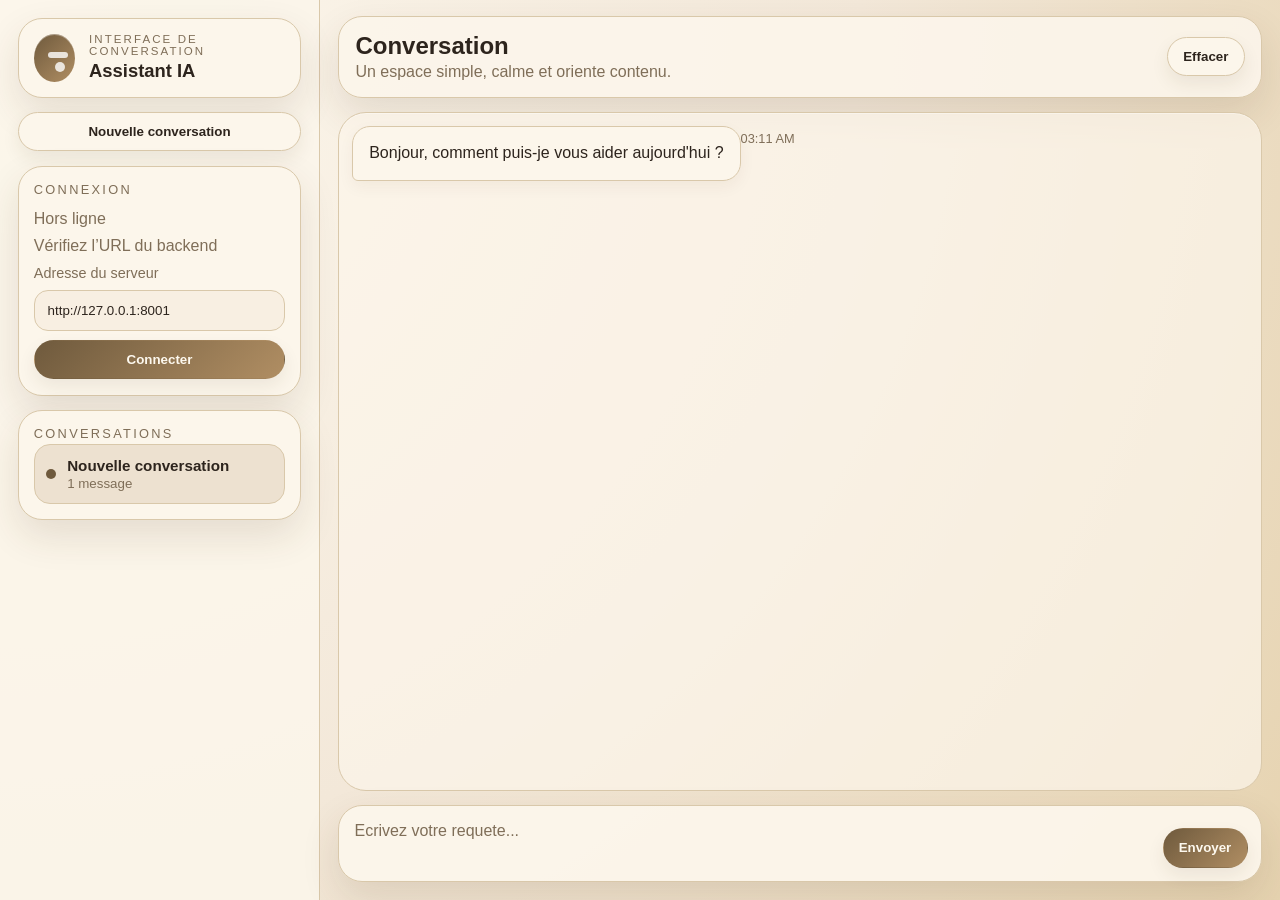
<file: rendu/devweb/webapp/index.html>
<!doctype html>
<html lang="fr">
  <head>
    <meta charset="UTF-8" />
    <meta name="viewport" content="width=device-width, initial-scale=1.0" />
    <title>Assistant IA - Interface</title>
    <link rel="stylesheet" href="styles.css" />
  </head>
  <body>
    <div class="app-shell">
      <aside class="sidebar">
        <div class="brand-block">
          <div class="brand-mark" aria-hidden="true"></div>
          <div>
            <p class="eyebrow">Interface de conversation</p>
            <h1>Assistant IA</h1>
          </div>
        </div>

        <button id="new-chat" class="ghost-btn" type="button">Nouvelle conversation</button>

        <section class="panel status-card">
          <div class="panel-title">Connexion</div>
          <p id="server-status">Verification...</p>
          <p id="server-model">Mode de secours</p>
          <label class="config-label" for="backend-url">Adresse du serveur</label>
          <input id="backend-url" type="text" value="http://127.0.0.1:8001" />
          <button id="connect-backend" type="button">Connecter</button>
        </section>

        <section class="panel history-block">
          <div class="section-title">Conversations</div>
          <ul id="history-list" class="history-list"></ul>
        </section>
      </aside>

      <main class="chat-panel">
        <header class="chat-header">
          <div>
            <h2>Conversation</h2>
            <p>Un espace simple, calme et oriente contenu.</p>
          </div>
          <button id="clear-chat" class="ghost-btn" type="button">Effacer</button>
        </header>

        <section id="messages" class="messages">
          <div id="thread" class="thread"></div>
        </section>

        <form id="chat-form" class="composer">
          <textarea id="message-input" placeholder="Ecrivez votre requete..." rows="1"></textarea>
          <button type="submit">Envoyer</button>
        </form>
      </main>
    </div>

    <script type="module" src="app.js"></script>
  </body>
</html>
</file>
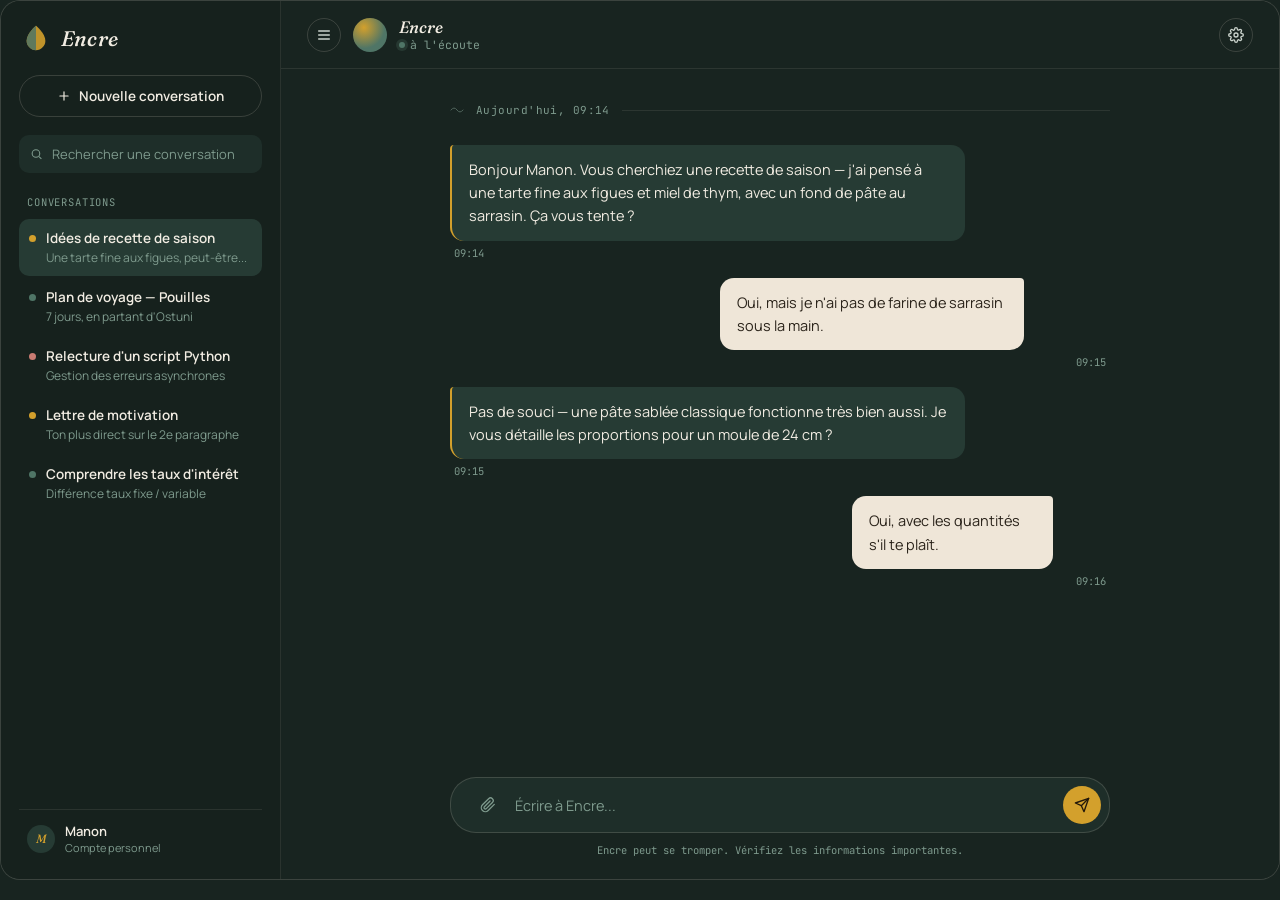
<file: rendu/devweb/webapp/assets/uix_design.html>
<!DOCTYPE html>
<html lang="fr">
<head>
<meta charset="UTF-8">
<meta name="viewport" content="width=device-width, initial-scale=1.0">
<title>Encre — interface de chat IA</title>
<link rel="preconnect" href="https://fonts.googleapis.com">
<link rel="preconnect" href="https://fonts.gstatic.com" crossorigin>
<link href="https://fonts.googleapis.com/css2?family=Fraunces:ital,wght@0,300;0,400;0,500;0,600;1,400;1,500&family=Manrope:wght@400;500;600;700;800&family=JetBrains+Mono:wght@400;500&display=swap" rel="stylesheet">
<style>
  :root{
    --bg: #182420;
    --sidebar: #16211D;
    --surface-1: #1E2E29;
    --surface-2: #263B34;
    --paper: #EFE6D8;
    --paper-dim: #E4D9C6;
    --ink: #F1ECE2;
    --ink-soft: #C9D2CB;
    --muted: #7E9A8D;
    --line: rgba(239,230,216,0.09);
    --line-strong: rgba(239,230,216,0.16);
    --gold: #D3A02C;
    --gold-soft: rgba(211,160,44,0.16);
    --pine: #4F7566;
    --rose: #C97B72;
    --font-display: 'Fraunces', Georgia, serif;
    --font-body: 'Manrope', -apple-system, sans-serif;
    --font-mono: 'JetBrains Mono', monospace;
    --radius-lg: 22px;
    --radius-md: 14px;
    --ease: cubic-bezier(0.22, 1, 0.36, 1);
  }
  *{ box-sizing:border-box; }
  html,body{ margin:0; padding:0; }
  body{
    background: var(--bg);
    color: var(--ink);
    font-family: var(--font-body);
    -webkit-font-smoothing: antialiased;
  }
  ::selection{ background: var(--gold-soft); color: var(--ink); }
  a{ color: inherit; }

  .app{
    display:flex;
    width:100%;
    height:100vh;
    max-height:880px;
    min-height:560px;
    overflow:hidden;
    border-radius: 20px;
    border:1px solid var(--line-strong);
    background: var(--bg);
  }

  /* ---------- SIDEBAR ---------- */
  .sidebar{
    width:280px;
    flex-shrink:0;
    background: var(--sidebar);
    border-right:1px solid var(--line);
    display:flex;
    flex-direction:column;
    padding: 22px 18px;
    transition: margin-left .35s var(--ease);
  }
  .brand{
    display:flex;
    align-items:center;
    gap:10px;
    margin-bottom:22px;
    padding: 0 2px;
  }
  .brand-mark{
    width:30px; height:30px;
    flex-shrink:0;
  }
  .brand-name{
    font-family: var(--font-display);
    font-style: italic;
    font-weight: 500;
    font-size: 21px;
    letter-spacing: 0.2px;
    color: var(--ink);
  }
  .new-chat{
    display:flex;
    align-items:center;
    justify-content:center;
    gap:8px;
    width:100%;
    padding: 11px 14px;
    background: transparent;
    border:1px solid var(--line-strong);
    border-radius: 999px;
    color: var(--ink);
    font-family: var(--font-body);
    font-weight:600;
    font-size: 13.5px;
    cursor:pointer;
    transition: background .25s var(--ease), border-color .25s var(--ease), transform .15s var(--ease);
  }
  .new-chat:hover{ background: var(--surface-1); border-color: var(--gold); }
  .new-chat:active{ transform: scale(0.98); }
  .new-chat svg{ width:14px; height:14px; }

  .search{
    margin-top:18px;
    position:relative;
  }
  .search input{
    width:100%;
    background: var(--surface-1);
    border:1px solid transparent;
    border-radius: 10px;
    padding: 9px 12px 9px 32px;
    color: var(--ink);
    font-family: var(--font-body);
    font-size: 13px;
    outline:none;
    transition: border-color .2s var(--ease);
  }
  .search input::placeholder{ color: var(--muted); }
  .search input:focus{ border-color: var(--gold); }
  .search svg{
    position:absolute; left:11px; top:50%; transform:translateY(-50%);
    width:13px; height:13px; color: var(--muted); pointer-events:none;
  }

  .section-label{
    font-family: var(--font-mono);
    font-size: 10.5px;
    letter-spacing: 0.08em;
    text-transform: uppercase;
    color: var(--muted);
    margin: 22px 8px 10px;
  }
  .conversations{
    list-style:none; margin:0; padding:0;
    overflow-y:auto;
    flex:1;
    display:flex; flex-direction:column; gap:2px;
  }
  .conversations::-webkit-scrollbar{ width:5px; }
  .conversations::-webkit-scrollbar-thumb{ background: var(--line-strong); border-radius:4px; }
  .convo{
    display:flex;
    align-items:flex-start;
    gap:10px;
    padding: 10px 10px;
    border-radius: 10px;
    cursor:pointer;
    transition: background .2s var(--ease);
  }
  .convo:hover{ background: var(--surface-1); }
  .convo.active{ background: var(--surface-2); }
  .convo-dot{
    width:7px; height:7px; border-radius:50%;
    margin-top:6px; flex-shrink:0;
  }
  .convo-body{ min-width:0; }
  .convo-title{
    font-size: 13.5px; font-weight:600; color: var(--ink);
    white-space:nowrap; overflow:hidden; text-overflow:ellipsis;
  }
  .convo-snippet{
    font-size: 12px; color: var(--muted); margin-top:2px;
    white-space:nowrap; overflow:hidden; text-overflow:ellipsis;
  }

  .sidebar-footer{
    display:flex; align-items:center; gap:10px;
    padding: 12px 8px 2px;
    border-top:1px solid var(--line);
    margin-top: 10px;
  }
  .avatar-mini{
    width:28px; height:28px; border-radius:50%;
    background: var(--surface-2);
    display:flex; align-items:center; justify-content:center;
    font-family: var(--font-display); font-style:italic; font-weight:500;
    font-size:12px; color: var(--gold);
    flex-shrink:0;
  }
  .footer-name{ font-size:13px; font-weight:600; }
  .footer-sub{ font-size:11px; color: var(--muted); }

  /* ---------- MAIN ---------- */
  .main{
    flex:1;
    display:flex;
    flex-direction:column;
    min-width:0;
    background: var(--bg);
    position:relative;
  }
  .main-header{
    display:flex; align-items:center; justify-content:space-between;
    padding: 16px 26px;
    border-bottom:1px solid var(--line);
    flex-shrink:0;
  }
  .header-left{ display:flex; align-items:center; gap:12px; }
  .menu-btn{
    display:none;
    background:none; border:none; color:var(--ink); cursor:pointer;
    padding:4px;
  }
  .header-avatar{
    width:34px; height:34px; border-radius:50%;
    background: radial-gradient(circle at 32% 28%, var(--gold) 0%, var(--pine) 62%);
    flex-shrink:0;
  }
  .header-title{
    font-family: var(--font-display);
    font-style: italic;
    font-size: 16.5px;
    font-weight:500;
  }
  .header-status{
    display:flex; align-items:center; gap:5px;
    font-size:11.5px; color: var(--muted);
    font-family: var(--font-mono);
  }
  .status-dot{
    width:6px; height:6px; border-radius:50%; background: var(--pine);
    box-shadow: 0 0 0 3px rgba(79,117,102,0.25);
  }
  .icon-btn{
    background:none; border:1px solid var(--line-strong);
    width:34px; height:34px; border-radius:50%;
    display:flex; align-items:center; justify-content:center;
    color: var(--ink-soft); cursor:pointer;
    transition: border-color .2s var(--ease), color .2s var(--ease);
  }
  .icon-btn:hover{ border-color: var(--gold); color: var(--gold); }
  .icon-btn svg{ width:16px; height:16px; }

  .messages{
    flex:1;
    overflow-y:auto;
    padding: 28px 26px 10px;
    display:flex;
    flex-direction:column;
    gap: 4px;
  }
  .messages::-webkit-scrollbar{ width:6px; }
  .messages::-webkit-scrollbar-thumb{ background: var(--line-strong); border-radius:4px; }
  .thread{
    width:100%;
    max-width: 660px;
    margin:0 auto;
    display:flex;
    flex-direction:column;
    gap: 18px;
  }

  .date-divider{
    display:flex; align-items:center; gap:12px;
    margin: 6px 0 10px;
    color: var(--muted);
    font-family: var(--font-mono);
    font-size: 11px;
    letter-spacing:0.04em;
  }
  .date-divider svg{ flex-shrink:0; opacity:0.55; }
  .date-divider .rule{ flex:1; height:1px; background: var(--line); }

  .msg{
    display:flex;
    animation: rise .45s var(--ease) both;
  }
  @keyframes rise{
    from{ opacity:0; transform: translateY(8px); }
    to{ opacity:1; transform: translateY(0); }
  }
  .msg.ai{ justify-content:flex-start; }
  .msg.user{ justify-content:flex-end; }

  .bubble{
    max-width: 78%;
    padding: 13px 17px;
    font-size: 14.5px;
    line-height:1.6;
  }
  .msg.ai .bubble{
    background: var(--surface-2);
    color: var(--ink);
    border-radius: 4px var(--radius-md) var(--radius-md) var(--radius-md);
    border-left: 2px solid var(--gold);
    position:relative;
  }
  .msg.user .bubble{
    background: var(--paper);
    color: #2A231A;
    border-radius: var(--radius-md) 4px var(--radius-md) var(--radius-md);
  }
  .msg-meta{
    font-family: var(--font-mono);
    font-size:10.5px;
    color: var(--muted);
    margin-top:5px;
    padding: 0 4px;
  }
  .msg.user .msg-meta{ text-align:right; }

  .thinking{
    display:flex; align-items:center; gap:12px;
    padding: 4px 4px 4px 0;
  }
  .orb{
    width:22px; height:22px; border-radius:50%;
    background: radial-gradient(circle at 38% 32%, var(--gold) 0%, var(--pine) 70%, transparent 100%);
    filter: blur(0.3px);
    animation: breathe 2.1s ease-in-out infinite;
  }
  @keyframes breathe{
    0%, 100% { transform: scale(0.82); opacity:0.65; }
    50% { transform: scale(1.12); opacity:1; }
  }
  .thinking-label{
    font-family: var(--font-mono);
    font-size: 11.5px;
    color: var(--muted);
  }

  .composer-wrap{
    padding: 14px 26px 22px;
    flex-shrink:0;
  }
  .composer{
    width:100%;
    max-width:660px;
    margin:0 auto;
    display:flex;
    align-items:flex-end;
    gap:8px;
    background: var(--surface-1);
    border:1px solid var(--line-strong);
    border-radius: 26px;
    padding: 8px 8px 8px 18px;
    transition: border-color .25s var(--ease);
  }
  .composer:focus-within{ border-color: var(--gold); }
  .composer textarea{
    flex:1;
    background:none;
    border:none;
    outline:none;
    resize:none;
    color: var(--ink);
    font-family: var(--font-body);
    font-size: 14.5px;
    line-height:1.5;
    max-height:120px;
    padding: 7px 0;
  }
  .composer textarea::placeholder{ color: var(--muted); }
  .composer-btn{
    flex-shrink:0;
    width:38px; height:38px;
    border-radius:50%;
    border:none;
    display:flex; align-items:center; justify-content:center;
    cursor:pointer;
  }
  .attach-btn{
    background:none;
    color: var(--muted);
    transition: color .2s var(--ease);
  }
  .attach-btn:hover{ color: var(--ink); }
  .send-btn{
    background: var(--gold);
    color: #23180A;
    transition: transform .15s var(--ease), background .2s var(--ease);
  }
  .send-btn:hover{ background: #E3B24A; }
  .send-btn:active{ transform: scale(0.92); }
  .composer-btn svg{ width:16px; height:16px; }
  .composer-hint{
    text-align:center;
    font-family: var(--font-mono);
    font-size: 10.5px;
    color: var(--muted);
    margin-top:10px;
  }

  /* ---------- RESPONSIVE ---------- */
  @media (max-width: 780px){
    .app{ border-radius:0; height:100vh; max-height:none; }
    .sidebar{
      position:fixed;
      top:0; left:0; bottom:0;
      z-index:20;
      margin-left:-280px;
      box-shadow: 0 0 40px rgba(0,0,0,0.4);
    }
    .sidebar.open{ margin-left:0; }
    .menu-btn{ display:flex; align-items:center; }
    .bubble{ max-width:88%; }
  }

  @media (prefers-reduced-motion: reduce){
    .msg{ animation:none; }
    .orb{ animation:none; }
    * { transition:none !important; }
  }
</style>
</head>
<body>

<div class="app">

  <aside class="sidebar" id="sidebar">
    <div class="brand">
      <svg class="brand-mark" viewBox="0 0 32 32" fill="none">
        <path d="M16 3C16 3 6 11 6 19C6 24.5 10.5 29 16 29C21.5 29 26 24.5 26 19C26 11 16 3 16 3Z" fill="#D3A02C" opacity="0.9"/>
        <path d="M16 3C16 3 6 11 6 19C6 24.5 10.5 29 16 29" fill="#4F7566" opacity="0.85"/>
      </svg>
      <span class="brand-name">Encre</span>
    </div>

    <button class="new-chat" onclick="startNewChat()">
      <svg viewBox="0 0 24 24" fill="none" stroke="currentColor" stroke-width="2" stroke-linecap="round"><path d="M12 5v14M5 12h14"/></svg>
      Nouvelle conversation
    </button>

    <div class="search">
      <svg viewBox="0 0 24 24" fill="none" stroke="currentColor" stroke-width="2"><circle cx="11" cy="11" r="7"/><path d="M21 21l-4.3-4.3"/></svg>
      <input type="text" placeholder="Rechercher une conversation" />
    </div>

    <div class="section-label">Conversations</div>
    <ul class="conversations">
      <li class="convo active">
        <span class="convo-dot" style="background:var(--gold)"></span>
        <div class="convo-body">
          <div class="convo-title">Idées de recette de saison</div>
          <div class="convo-snippet">Une tarte fine aux figues, peut-être...</div>
        </div>
      </li>
      <li class="convo">
        <span class="convo-dot" style="background:var(--pine)"></span>
        <div class="convo-body">
          <div class="convo-title">Plan de voyage — Pouilles</div>
          <div class="convo-snippet">7 jours, en partant d'Ostuni</div>
        </div>
      </li>
      <li class="convo">
        <span class="convo-dot" style="background:var(--rose)"></span>
        <div class="convo-body">
          <div class="convo-title">Relecture d'un script Python</div>
          <div class="convo-snippet">Gestion des erreurs asynchrones</div>
        </div>
      </li>
      <li class="convo">
        <span class="convo-dot" style="background:var(--gold)"></span>
        <div class="convo-body">
          <div class="convo-title">Lettre de motivation</div>
          <div class="convo-snippet">Ton plus direct sur le 2e paragraphe</div>
        </div>
      </li>
      <li class="convo">
        <span class="convo-dot" style="background:var(--pine)"></span>
        <div class="convo-body">
          <div class="convo-title">Comprendre les taux d'intérêt</div>
          <div class="convo-snippet">Différence taux fixe / variable</div>
        </div>
      </li>
    </ul>

    <div class="sidebar-footer">
      <div class="avatar-mini">M</div>
      <div>
        <div class="footer-name">Manon</div>
        <div class="footer-sub">Compte personnel</div>
      </div>
    </div>
  </aside>

  <main class="main">
    <div class="main-header">
      <div class="header-left">
        <button class="menu-btn icon-btn" onclick="toggleSidebar()" aria-label="Ouvrir le menu">
          <svg viewBox="0 0 24 24" fill="none" stroke="currentColor" stroke-width="2" stroke-linecap="round"><path d="M4 6h16M4 12h16M4 18h16"/></svg>
        </button>
        <div class="header-avatar"></div>
        <div>
          <div class="header-title">Encre</div>
          <div class="header-status"><span class="status-dot"></span>à l'écoute</div>
        </div>
      </div>
      <button class="icon-btn" aria-label="Paramètres">
        <svg viewBox="0 0 24 24" fill="none" stroke="currentColor" stroke-width="2" stroke-linecap="round" stroke-linejoin="round"><circle cx="12" cy="12" r="3"/><path d="M19.4 15a1.65 1.65 0 0 0 .33 1.82l.06.06a2 2 0 1 1-2.83 2.83l-.06-.06a1.65 1.65 0 0 0-1.82-.33 1.65 1.65 0 0 0-1 1.51V21a2 2 0 0 1-4 0v-.09A1.65 1.65 0 0 0 9 19.4a1.65 1.65 0 0 0-1.82.33l-.06.06a2 2 0 1 1-2.83-2.83l.06-.06a1.65 1.65 0 0 0 .33-1.82 1.65 1.65 0 0 0-1.51-1H3a2 2 0 0 1 0-4h.09A1.65 1.65 0 0 0 4.6 9a1.65 1.65 0 0 0-.33-1.82l-.06-.06a2 2 0 1 1 2.83-2.83l.06.06a1.65 1.65 0 0 0 1.82.33H9a1.65 1.65 0 0 0 1-1.51V3a2 2 0 0 1 4 0v.09a1.65 1.65 0 0 0 1 1.51 1.65 1.65 0 0 0 1.82-.33l.06-.06a2 2 0 1 1 2.83 2.83l-.06.06a1.65 1.65 0 0 0-.33 1.82V9a1.65 1.65 0 0 0 1.51 1H21a2 2 0 0 1 0 4h-.09a1.65 1.65 0 0 0-1.51 1z"/></svg>
      </button>
    </div>

    <div class="messages" id="messages">
      <div class="thread" id="thread">

        <div class="date-divider">
          <svg width="14" height="10" viewBox="0 0 14 10"><path d="M1 5 Q4 1 7 5 T13 5" stroke="var(--muted)" stroke-width="1" fill="none" stroke-linecap="round"/></svg>
          <span>Aujourd'hui, 09:14</span>
          <span class="rule"></span>
        </div>

        <div class="msg ai">
          <div>
            <div class="bubble">Bonjour Manon. Vous cherchiez une recette de saison — j'ai pensé à une tarte fine aux figues et miel de thym, avec un fond de pâte au sarrasin. Ça vous tente ?</div>
            <div class="msg-meta">09:14</div>
          </div>
        </div>

        <div class="msg user">
          <div>
            <div class="bubble">Oui, mais je n'ai pas de farine de sarrasin sous la main.</div>
            <div class="msg-meta">09:15</div>
          </div>
        </div>

        <div class="msg ai">
          <div>
            <div class="bubble">Pas de souci — une pâte sablée classique fonctionne très bien aussi. Je vous détaille les proportions pour un moule de 24 cm ?</div>
            <div class="msg-meta">09:15</div>
          </div>
        </div>

        <div class="msg user">
          <div>
            <div class="bubble">Oui, avec les quantités s'il te plaît.</div>
            <div class="msg-meta">09:16</div>
          </div>
        </div>

      </div>
    </div>

    <div class="composer-wrap">
      <form class="composer" id="composerForm">
        <button type="button" class="composer-btn attach-btn" aria-label="Joindre un fichier">
          <svg viewBox="0 0 24 24" fill="none" stroke="currentColor" stroke-width="2" stroke-linecap="round" stroke-linejoin="round"><path d="M21.44 11.05l-9.19 9.19a6 6 0 01-8.49-8.49l9.19-9.19a4 4 0 015.66 5.66l-9.2 9.19a2 2 0 01-2.83-2.83l8.49-8.48"/></svg>
        </button>
        <textarea id="composerInput" rows="1" placeholder="Écrire à Encre..."></textarea>
        <button type="submit" class="composer-btn send-btn" aria-label="Envoyer le message">
          <svg viewBox="0 0 24 24" fill="none" stroke="currentColor" stroke-width="2" stroke-linecap="round" stroke-linejoin="round"><path d="M22 2 11 13"/><path d="M22 2 15 22 11 13 2 9z"/></svg>
        </button>
      </form>
      <div class="composer-hint">Encre peut se tromper. Vérifiez les informations importantes.</div>
    </div>
  </main>

</div>

<script>
  function toggleSidebar(){
    document.getElementById('sidebar').classList.toggle('open');
  }
  function startNewChat(){
    document.getElementById('thread').innerHTML = '';
  }

  const replies = [
    "Pour un moule de 24 cm : 250 g de farine, 125 g de beurre froid, 60 g de sucre glace, 1 œuf, une pincée de sel. On sable, on lie, on laisse reposer 30 minutes au frais.",
    "Bien noté. Je peux aussi vous proposer une variante sans beurre, avec de l'huile d'olive, si vous préférez une pâte plus légère.",
    "Voilà qui est fait. Voulez-vous que je vous indique aussi le temps et la température de cuisson à blanc ?",
    "Entendu, je garde cette conversation ouverte si vous avez d'autres questions sur la recette."
  ];
  let replyIndex = 0;

  const form = document.getElementById('composerForm');
  const input = document.getElementById('composerInput');
  const thread = document.getElementById('thread');
  const messagesWrap = document.getElementById('messages');

  input.addEventListener('input', () => {
    input.style.height = 'auto';
    input.style.height = Math.min(input.scrollHeight, 120) + 'px';
  });
  input.addEventListener('keydown', (e) => {
    if (e.key === 'Enter' && !e.shiftKey){
      e.preventDefault();
      form.requestSubmit();
    }
  });

  function now(){
    const d = new Date();
    return d.getHours().toString().padStart(2,'0') + ':' + d.getMinutes().toString().padStart(2,'0');
  }

  function scrollDown(){
    messagesWrap.scrollTop = messagesWrap.scrollHeight;
  }

  function addUserMessage(text){
    const el = document.createElement('div');
    el.className = 'msg user';
    el.innerHTML = '<div><div class="bubble"></div><div class="msg-meta">' + now() + '</div></div>';
    el.querySelector('.bubble').textContent = text;
    thread.appendChild(el);
    scrollDown();
  }

  function addThinking(){
    const el = document.createElement('div');
    el.className = 'msg ai';
    el.id = 'thinkingRow';
    el.innerHTML = '<div class="thinking"><span class="orb"></span><span class="thinking-label">Encre réfléchit…</span></div>';
    thread.appendChild(el);
    scrollDown();
  }

  function addAiMessage(text){
    const row = document.getElementById('thinkingRow');
    if (row) row.remove();
    const el = document.createElement('div');
    el.className = 'msg ai';
    el.innerHTML = '<div><div class="bubble"></div><div class="msg-meta">' + now() + '</div></div>';
    el.querySelector('.bubble').textContent = text;
    thread.appendChild(el);
    scrollDown();
  }

  form.addEventListener('submit', (e) => {
    e.preventDefault();
    const text = input.value.trim();
    if (!text) return;
    addUserMessage(text);
    input.value = '';
    input.style.height = 'auto';
    addThinking();
    const delay = 900 + Math.random() * 700;
    setTimeout(() => {
      addAiMessage(replies[replyIndex % replies.length]);
      replyIndex++;
    }, delay);
  });
</script>

</body>
</html>
</file>
<file: rendu/devweb/webapp/styles.css>
:root {
  color-scheme: light;
  --bg: #f3e8d9;
  --surface: #fcf6eb;
  --surface-2: #efe3cf;
  --surface-3: #e2d0b2;
  --text: #2d241d;
  --muted: #7f6e58;
  --accent: #6f5a3d;
  --accent-2: #b08e63;
  --border: #d9c8aa;
  --shadow: 0 16px 38px rgba(72, 48, 24, 0.12);
}

* { box-sizing: border-box; }

body {
  margin: 0;
  font-family: 'Segoe UI', Arial, sans-serif;
  color: var(--text);
  background: radial-gradient(circle at top left, #fdf8ee 0%, var(--bg) 55%, #e6d3b0 100%);
  min-height: 100vh;
}

.app-shell {
  display: grid;
  grid-template-columns: 320px 1fr;
  min-height: 100vh;
}

.sidebar {
  padding: 1.1rem;
  background: rgba(252, 246, 235, 0.88);
  border-right: 1px solid var(--border);
  display: flex;
  flex-direction: column;
  gap: 0.9rem;
}

.brand-block {
  display: flex;
  align-items: center;
  gap: 0.9rem;
  padding: 0.9rem 0.95rem;
  border-radius: 24px;
  background: var(--surface);
  border: 1px solid var(--border);
  box-shadow: var(--shadow);
}

.brand-mark {
  width: 48px;
  height: 48px;
  border-radius: 50%;
  background: linear-gradient(135deg, var(--accent), var(--accent-2));
  position: relative;
  box-shadow: inset 0 1px 0 rgba(255,255,255,0.35);
}

.brand-mark::before,
.brand-mark::after {
  content: '';
  position: absolute;
  background: rgba(255,255,255,0.8);
  border-radius: 999px;
}

.brand-mark::before {
  width: 20px;
  height: 6px;
  top: 18px;
  left: 14px;
}

.brand-mark::after {
  width: 10px;
  height: 10px;
  right: 10px;
  bottom: 10px;
}

.brand-block h1 {
  margin: 0;
  font-size: 1.15rem;
}

.eyebrow {
  text-transform: uppercase;
  letter-spacing: 0.18em;
  font-size: 0.72rem;
  color: var(--muted);
  margin: 0 0 0.2rem;
}

button,
.ghost-btn {
  border: 1px solid var(--border);
  border-radius: 999px;
  padding: 0.7rem 0.95rem;
  font-weight: 600;
  cursor: pointer;
  background: var(--surface);
  color: var(--text);
  transition: transform 160ms ease, box-shadow 160ms ease;
  box-shadow: 0 8px 18px rgba(70, 47, 24, 0.08);
}

button:hover,
.ghost-btn:hover {
  transform: translateY(-1px);
  box-shadow: 0 10px 22px rgba(70, 47, 24, 0.12);
}

button:disabled,
textarea:disabled {
  cursor: not-allowed;
  opacity: 0.65;
}

button[type="submit"],
#connect-backend {
  background: linear-gradient(135deg, var(--accent), var(--accent-2));
  color: #fdf8ee;
  border-color: transparent;
}

.panel {
  padding: 0.95rem;
  border-radius: 24px;
  background: var(--surface);
  border: 1px solid var(--border);
  box-shadow: var(--shadow);
}

.status-card {
  display: flex;
  flex-direction: column;
  gap: 0.6rem;
}

.panel-title,
.section-title {
  font-size: 0.8rem;
  text-transform: uppercase;
  letter-spacing: 0.18em;
  color: var(--muted);
  margin-bottom: 0.2rem;
}

.status-card p {
  margin: 0;
  color: var(--muted);
}

.config-label {
  font-size: 0.9rem;
  color: var(--muted);
}

#backend-url {
  border: 1px solid var(--border);
  border-radius: 14px;
  background: #f8efe2;
  color: var(--text);
  padding: 0.72rem 0.8rem;
  outline: none;
}

.history-list {
  list-style: none;
  padding: 0;
  margin: 0;
  display: flex;
  flex-direction: column;
  gap: 0.55rem;
}

.history-item {
  display: flex;
  align-items: center;
  gap: 0.7rem;
  padding: 0.7rem;
  border-radius: 16px;
  background: var(--surface-2);
  border: 1px solid transparent;
  cursor: pointer;
}

.history-item.active {
  background: rgba(176, 142, 99, 0.2);
  border-color: var(--border);
}

.history-item strong {
  display: block;
  font-size: 0.95rem;
}

.history-item small {
  color: var(--muted);
}

.history-dot {
  width: 10px;
  height: 10px;
  border-radius: 50%;
  display: inline-block;
  flex-shrink: 0;
}

.history-dot.accent { background: var(--accent); }
.history-dot.muted { background: var(--muted); }
.history-dot.soft { background: var(--accent-2); }

.chat-panel {
  padding: 1rem 1.15rem 1.15rem;
  display: flex;
  flex-direction: column;
  gap: 0.9rem;
}

.chat-header {
  display: flex;
  justify-content: space-between;
  align-items: center;
  padding: 0.95rem 1rem;
  border-radius: 24px;
  background: rgba(252, 246, 235, 0.9);
  border: 1px solid var(--border);
  box-shadow: var(--shadow);
}

.chat-header h2 {
  margin: 0;
}

.chat-header p {
  color: var(--muted);
  margin: 0.2rem 0 0;
}

.messages {
  flex: 1;
  overflow-y: auto;
  padding: 0.8rem;
  border-radius: 28px;
  background: rgba(252, 246, 235, 0.72);
  border: 1px solid var(--border);
  box-shadow: inset 0 1px 0 rgba(255,255,255,0.35);
}

.thread {
  display: flex;
  flex-direction: column;
  gap: 0.8rem;
}

.msg {
  display: flex;
  max-width: 82%;
}

.msg.user {
  margin-left: auto;
  justify-content: flex-end;
}

.msg.ai {
  margin-right: auto;
}

.bubble {
  padding: 0.9rem 1rem;
  border-radius: 18px 18px 18px 6px;
  line-height: 1.55;
  background: var(--surface);
  border: 1px solid var(--border);
  box-shadow: 0 6px 16px rgba(70, 47, 24, 0.05);
}

.msg.user .bubble {
  background: linear-gradient(135deg, var(--accent), var(--accent-2));
  color: #fffaf3;
  border-color: transparent;
  border-radius: 18px 18px 6px 18px;
}

.msg-meta {
  margin-top: 0.35rem;
  font-size: 0.8rem;
  color: var(--muted);
}

.thinking {
  display: inline-flex;
  align-items: center;
  gap: 0.6rem;
  padding: 0.7rem 0.85rem;
  border-radius: 16px;
  background: var(--surface);
  border: 1px solid var(--border);
}

.thinking .dot {
  width: 8px;
  height: 8px;
  border-radius: 50%;
  background: var(--accent-2);
  display: inline-block;
  animation: pulse 1s infinite;
}

@keyframes pulse {
  0%, 100% { opacity: 0.45; }
  50% { opacity: 1; }
}

.composer {
  display: flex;
  gap: 0.75rem;
  align-items: flex-end;
  padding: 0.82rem;
  border-radius: 24px;
  background: rgba(252, 246, 235, 0.95);
  border: 1px solid var(--border);
  box-shadow: var(--shadow);
}

textarea {
  flex: 1;
  border: 0;
  background: transparent;
  color: var(--text);
  resize: none;
  min-height: 48px;
  outline: none;
  font: inherit;
}

textarea::placeholder {
  color: var(--muted);
}

@media (max-width: 900px) {
  .app-shell {
    grid-template-columns: 1fr;
  }

  .sidebar {
    border-right: 0;
    border-bottom: 1px solid var(--border);
  }

  .msg {
    max-width: 100%;
  }
}
</file>
